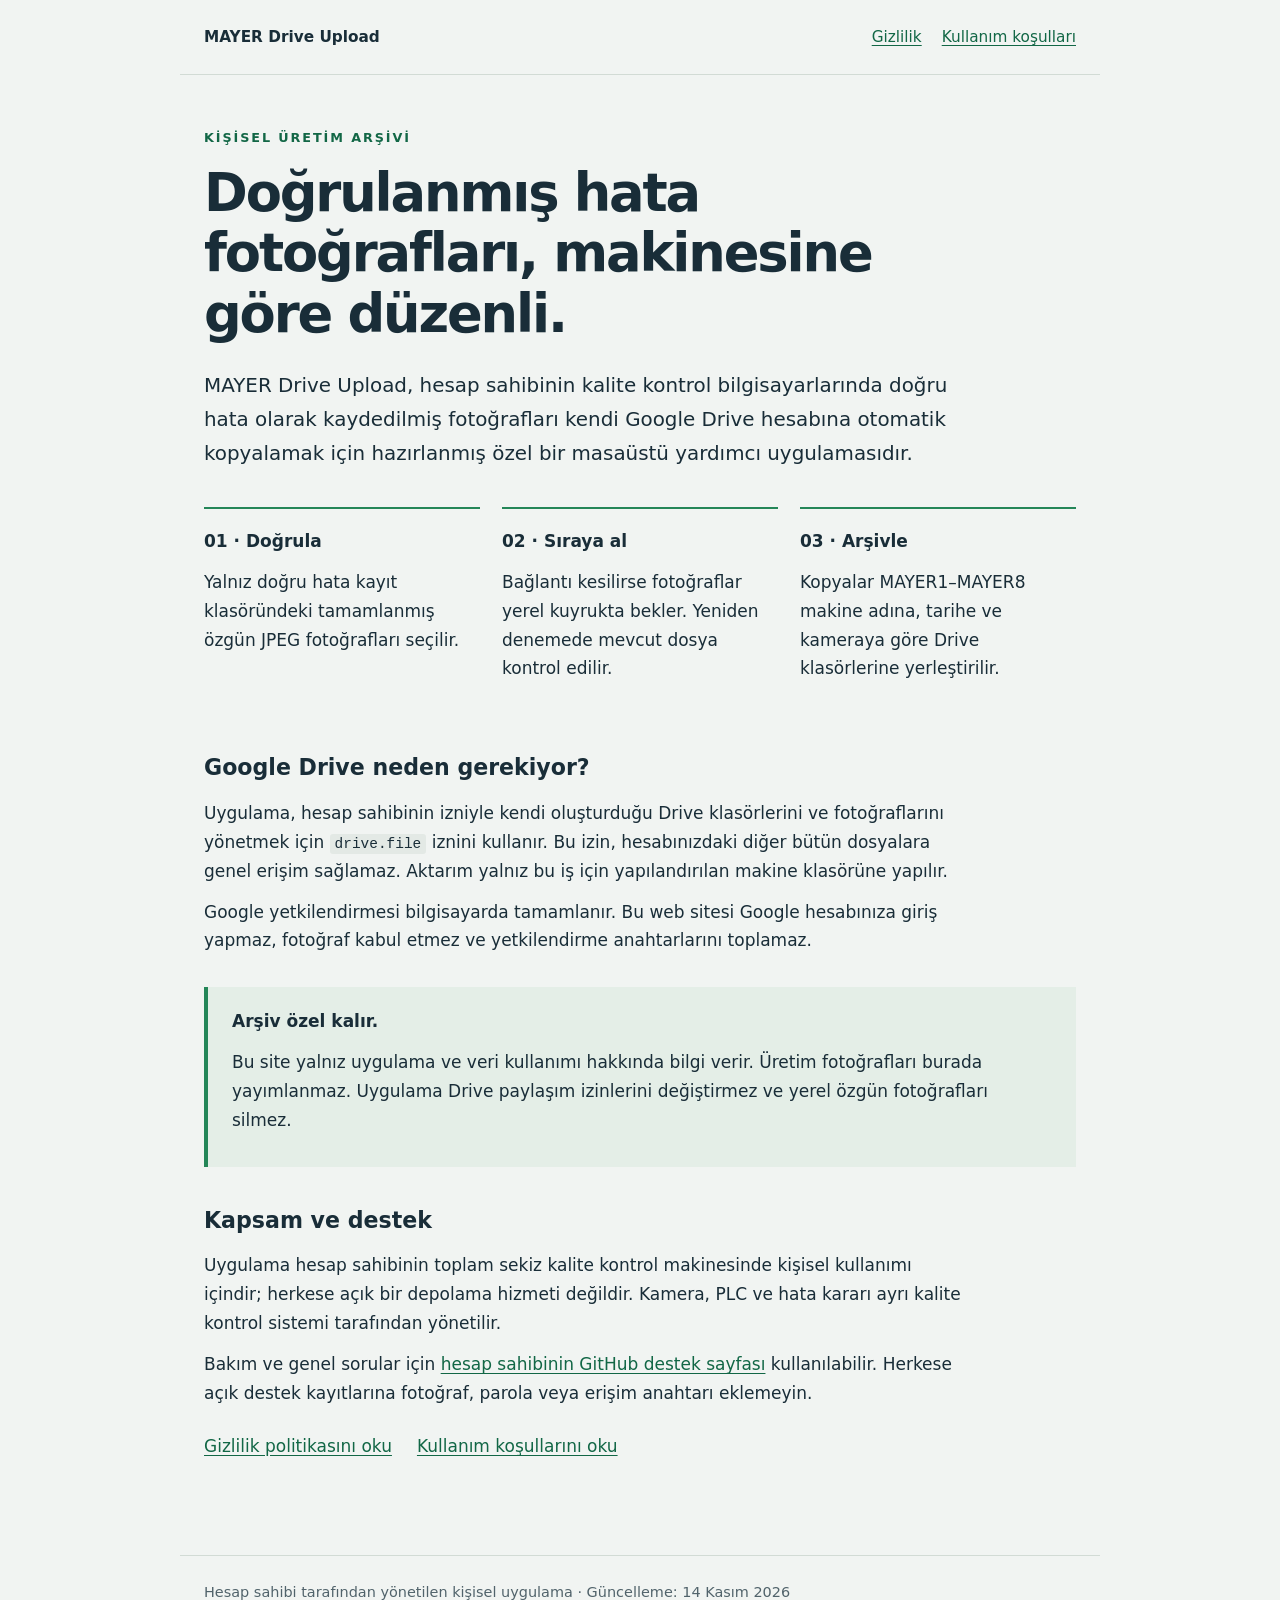
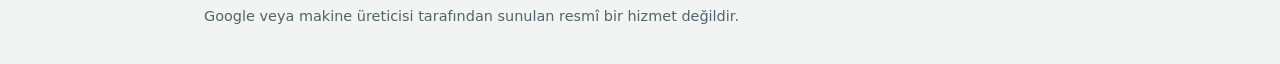
<file: index.html>
<!doctype html><html lang="tr"><head><meta name="google-site-verification" content="j4GCuBuvUQUml2iOpilp3wzrSAx8UYA9fZUh7zLgPVk"><meta charset="utf-8"><meta name="viewport" content="width=device-width, initial-scale=1"><title>MAYER Drive Upload — Doğrulanmış hata fotoğrafları</title><meta name="description" content="Mayer kalite kontrol bilgisayarlarındaki doğrulanmış hata fotoğraflarını hesap sahibinin özel Google Drive klasörlerine aktaran kişisel uygulama."><link rel="stylesheet" href="style.css"></head><body>
<header><a class="brand" href="./">MAYER Drive Upload</a><nav aria-label="Ana menü"><a href="privacy.html">Gizlilik</a><a href="terms.html">Kullanım koşulları</a></nav></header>
<main><div class="eyebrow">Kişisel üretim arşivi</div><h1>Doğrulanmış hata fotoğrafları, makinesine göre düzenli.</h1><p class="lead">MAYER Drive Upload, hesap sahibinin kalite kontrol bilgisayarlarında doğru hata olarak kaydedilmiş fotoğrafları kendi Google Drive hesabına otomatik kopyalamak için hazırlanmış özel bir masaüstü yardımcı uygulamasıdır.</p>
<div class="flow"><article><strong>01 · Doğrula</strong><p>Yalnız doğru hata kayıt klasöründeki tamamlanmış özgün JPEG fotoğrafları seçilir.</p></article><article><strong>02 · Sıraya al</strong><p>Bağlantı kesilirse fotoğraflar yerel kuyrukta bekler. Yeniden denemede mevcut dosya kontrol edilir.</p></article><article><strong>03 · Arşivle</strong><p>Kopyalar MAYER1–MAYER8 makine adına, tarihe ve kameraya göre Drive klasörlerine yerleştirilir.</p></article></div>
<section><h2>Google Drive neden gerekiyor?</h2><p>Uygulama, hesap sahibinin izniyle kendi oluşturduğu Drive klasörlerini ve fotoğraflarını yönetmek için <code>drive.file</code> iznini kullanır. Bu izin, hesabınızdaki diğer bütün dosyalara genel erişim sağlamaz. Aktarım yalnız bu iş için yapılandırılan makine klasörüne yapılır.</p><p>Google yetkilendirmesi bilgisayarda tamamlanır. Bu web sitesi Google hesabınıza giriş yapmaz, fotoğraf kabul etmez ve yetkilendirme anahtarlarını toplamaz.</p></section>
<div class="notice"><strong>Arşiv özel kalır.</strong><p>Bu site yalnız uygulama ve veri kullanımı hakkında bilgi verir. Üretim fotoğrafları burada yayımlanmaz. Uygulama Drive paylaşım izinlerini değiştirmez ve yerel özgün fotoğrafları silmez.</p></div>
<section><h2>Kapsam ve destek</h2><p>Uygulama hesap sahibinin toplam sekiz kalite kontrol makinesinde kişisel kullanımı içindir; herkese açık bir depolama hizmeti değildir. Kamera, PLC ve hata kararı ayrı kalite kontrol sistemi tarafından yönetilir.</p><p>Bakım ve genel sorular için <a href="https://github.com/Mkukur/mkukur.github.io/issues">hesap sahibinin GitHub destek sayfası</a> kullanılabilir. Herkese açık destek kayıtlarına fotoğraf, parola veya erişim anahtarı eklemeyin.</p></section>
<div class="links"><a href="privacy.html">Gizlilik politikasını oku</a><a href="terms.html">Kullanım koşullarını oku</a></div></main>
<footer>Hesap sahibi tarafından yönetilen kişisel uygulama · Güncelleme: 14 Kasım 2026<br>Google veya makine üreticisi tarafından sunulan resmî bir hizmet değildir.</footer></body></html>
</file>
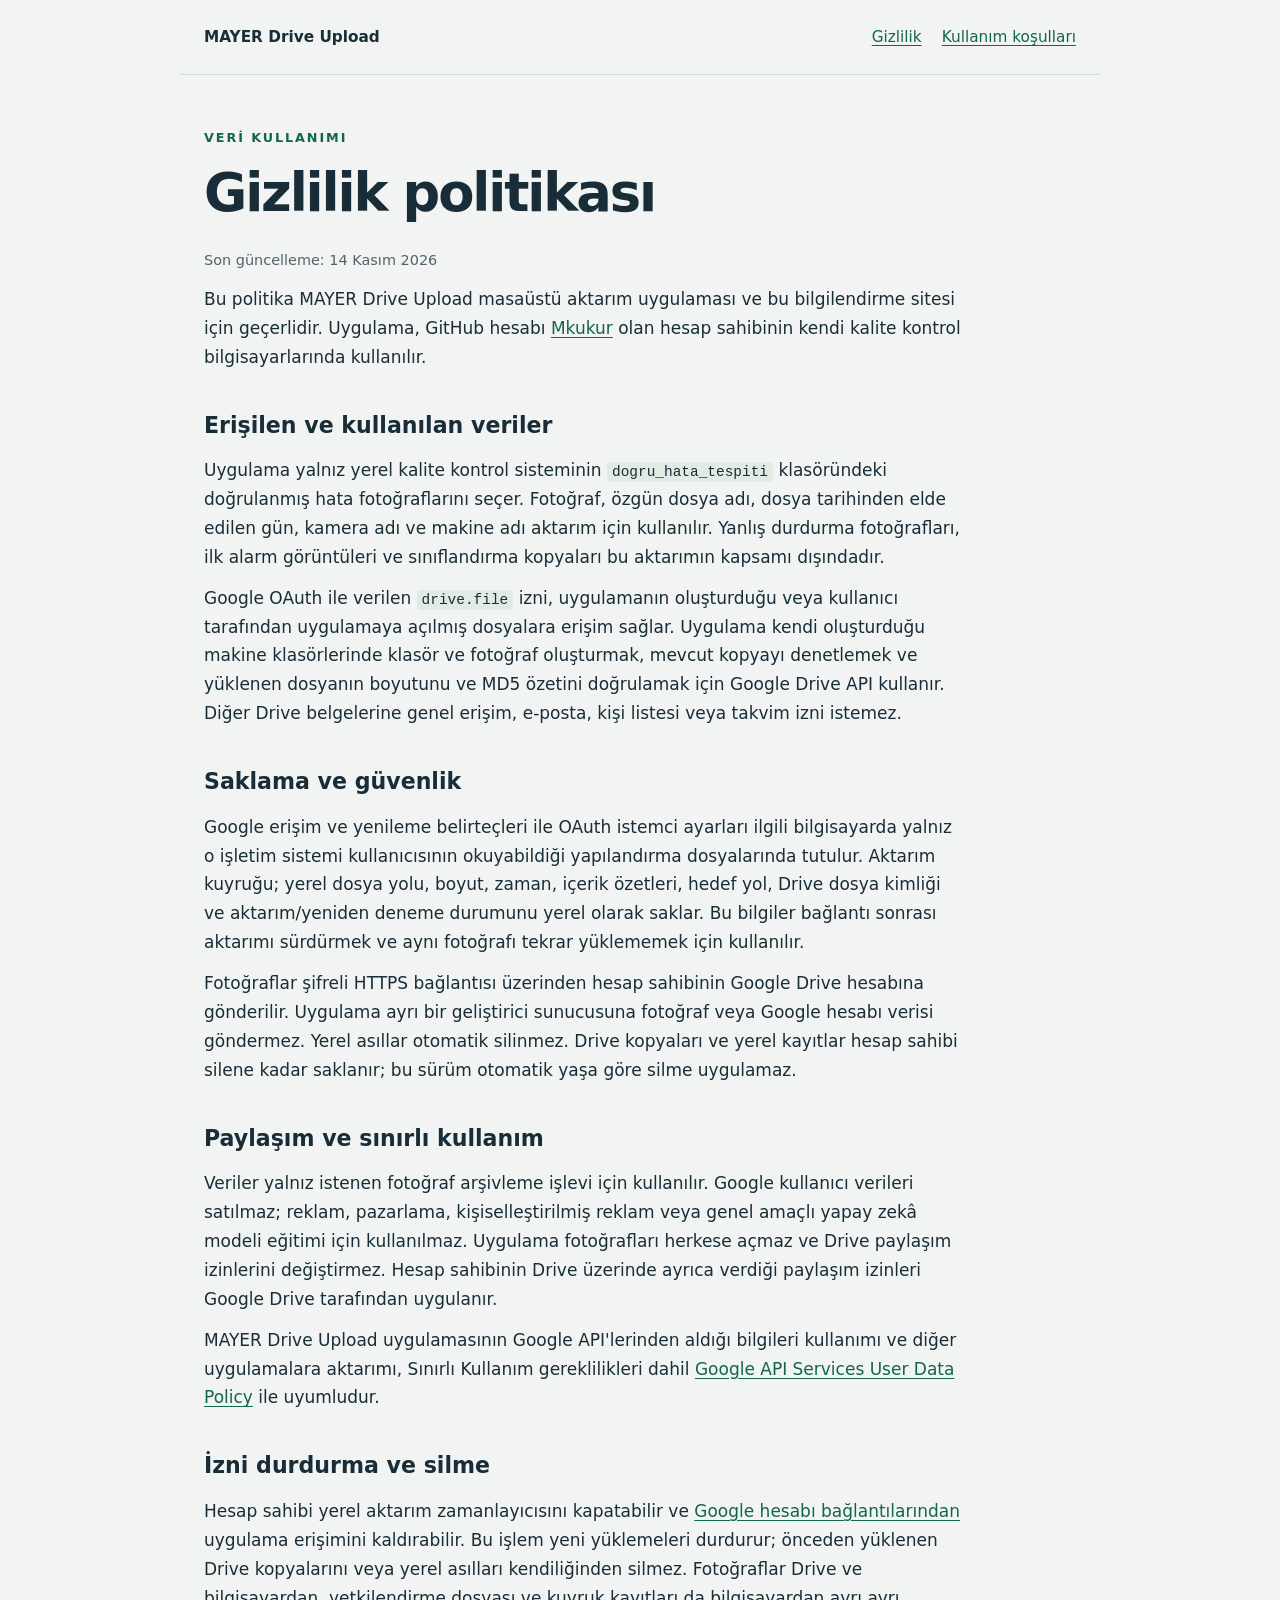
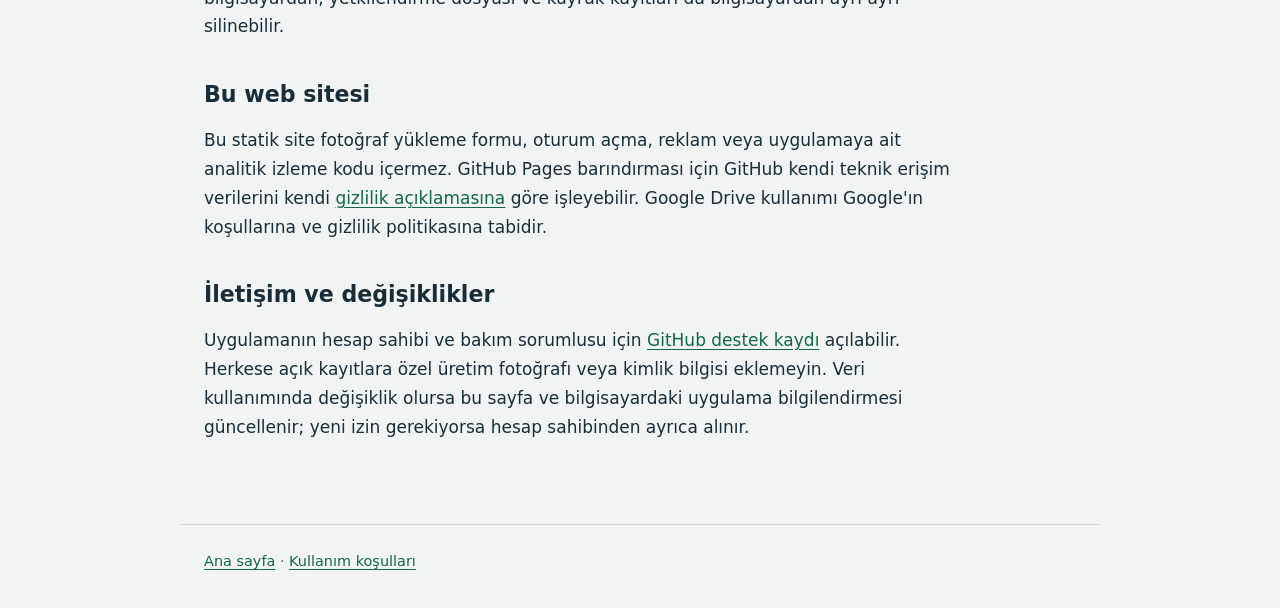
<file: privacy.html>
<!doctype html><html lang="tr"><head><meta charset="utf-8"><meta name="viewport" content="width=device-width, initial-scale=1"><title>Gizlilik Politikası — MAYER Drive Upload</title><link rel="stylesheet" href="style.css"></head><body>
<header><a class="brand" href="./">MAYER Drive Upload</a><nav aria-label="Ana menü"><a href="privacy.html" aria-current="page">Gizlilik</a><a href="terms.html">Kullanım koşulları</a></nav></header><main><div class="eyebrow">Veri kullanımı</div><h1>Gizlilik politikası</h1><p class="muted">Son güncelleme: 14 Kasım 2026</p><p>Bu politika MAYER Drive Upload masaüstü aktarım uygulaması ve bu bilgilendirme sitesi için geçerlidir. Uygulama, GitHub hesabı <a href="https://github.com/Mkukur">Mkukur</a> olan hesap sahibinin kendi kalite kontrol bilgisayarlarında kullanılır.</p>
<h2>Erişilen ve kullanılan veriler</h2><p>Uygulama yalnız yerel kalite kontrol sisteminin <code>dogru_hata_tespiti</code> klasöründeki doğrulanmış hata fotoğraflarını seçer. Fotoğraf, özgün dosya adı, dosya tarihinden elde edilen gün, kamera adı ve makine adı aktarım için kullanılır. Yanlış durdurma fotoğrafları, ilk alarm görüntüleri ve sınıflandırma kopyaları bu aktarımın kapsamı dışındadır.</p><p>Google OAuth ile verilen <code>drive.file</code> izni, uygulamanın oluşturduğu veya kullanıcı tarafından uygulamaya açılmış dosyalara erişim sağlar. Uygulama kendi oluşturduğu makine klasörlerinde klasör ve fotoğraf oluşturmak, mevcut kopyayı denetlemek ve yüklenen dosyanın boyutunu ve MD5 özetini doğrulamak için Google Drive API kullanır. Diğer Drive belgelerine genel erişim, e-posta, kişi listesi veya takvim izni istemez.</p>
<h2>Saklama ve güvenlik</h2><p>Google erişim ve yenileme belirteçleri ile OAuth istemci ayarları ilgili bilgisayarda yalnız o işletim sistemi kullanıcısının okuyabildiği yapılandırma dosyalarında tutulur. Aktarım kuyruğu; yerel dosya yolu, boyut, zaman, içerik özetleri, hedef yol, Drive dosya kimliği ve aktarım/yeniden deneme durumunu yerel olarak saklar. Bu bilgiler bağlantı sonrası aktarımı sürdürmek ve aynı fotoğrafı tekrar yüklememek için kullanılır.</p><p>Fotoğraflar şifreli HTTPS bağlantısı üzerinden hesap sahibinin Google Drive hesabına gönderilir. Uygulama ayrı bir geliştirici sunucusuna fotoğraf veya Google hesabı verisi göndermez. Yerel asıllar otomatik silinmez. Drive kopyaları ve yerel kayıtlar hesap sahibi silene kadar saklanır; bu sürüm otomatik yaşa göre silme uygulamaz.</p>
<h2>Paylaşım ve sınırlı kullanım</h2><p>Veriler yalnız istenen fotoğraf arşivleme işlevi için kullanılır. Google kullanıcı verileri satılmaz; reklam, pazarlama, kişiselleştirilmiş reklam veya genel amaçlı yapay zekâ modeli eğitimi için kullanılmaz. Uygulama fotoğrafları herkese açmaz ve Drive paylaşım izinlerini değiştirmez. Hesap sahibinin Drive üzerinde ayrıca verdiği paylaşım izinleri Google Drive tarafından uygulanır.</p><p>MAYER Drive Upload uygulamasının Google API'lerinden aldığı bilgileri kullanımı ve diğer uygulamalara aktarımı, Sınırlı Kullanım gereklilikleri dahil <a href="https://developers.google.com/terms/api-services-user-data-policy">Google API Services User Data Policy</a> ile uyumludur.</p>
<h2>İzni durdurma ve silme</h2><p>Hesap sahibi yerel aktarım zamanlayıcısını kapatabilir ve <a href="https://myaccount.google.com/connections">Google hesabı bağlantılarından</a> uygulama erişimini kaldırabilir. Bu işlem yeni yüklemeleri durdurur; önceden yüklenen Drive kopyalarını veya yerel asılları kendiliğinden silmez. Fotoğraflar Drive ve bilgisayardan, yetkilendirme dosyası ve kuyruk kayıtları da bilgisayardan ayrı ayrı silinebilir.</p>
<h2>Bu web sitesi</h2><p>Bu statik site fotoğraf yükleme formu, oturum açma, reklam veya uygulamaya ait analitik izleme kodu içermez. GitHub Pages barındırması için GitHub kendi teknik erişim verilerini kendi <a href="https://docs.github.com/en/site-policy/privacy-policies/github-general-privacy-statement">gizlilik açıklamasına</a> göre işleyebilir. Google Drive kullanımı Google'ın koşullarına ve gizlilik politikasına tabidir.</p>
<h2>İletişim ve değişiklikler</h2><p>Uygulamanın hesap sahibi ve bakım sorumlusu için <a href="https://github.com/Mkukur/mkukur.github.io/issues">GitHub destek kaydı</a> açılabilir. Herkese açık kayıtlara özel üretim fotoğrafı veya kimlik bilgisi eklemeyin. Veri kullanımında değişiklik olursa bu sayfa ve bilgisayardaki uygulama bilgilendirmesi güncellenir; yeni izin gerekiyorsa hesap sahibinden ayrıca alınır.</p></main><footer><a href="./">Ana sayfa</a> · <a href="terms.html">Kullanım koşulları</a></footer></body></html>
</file>
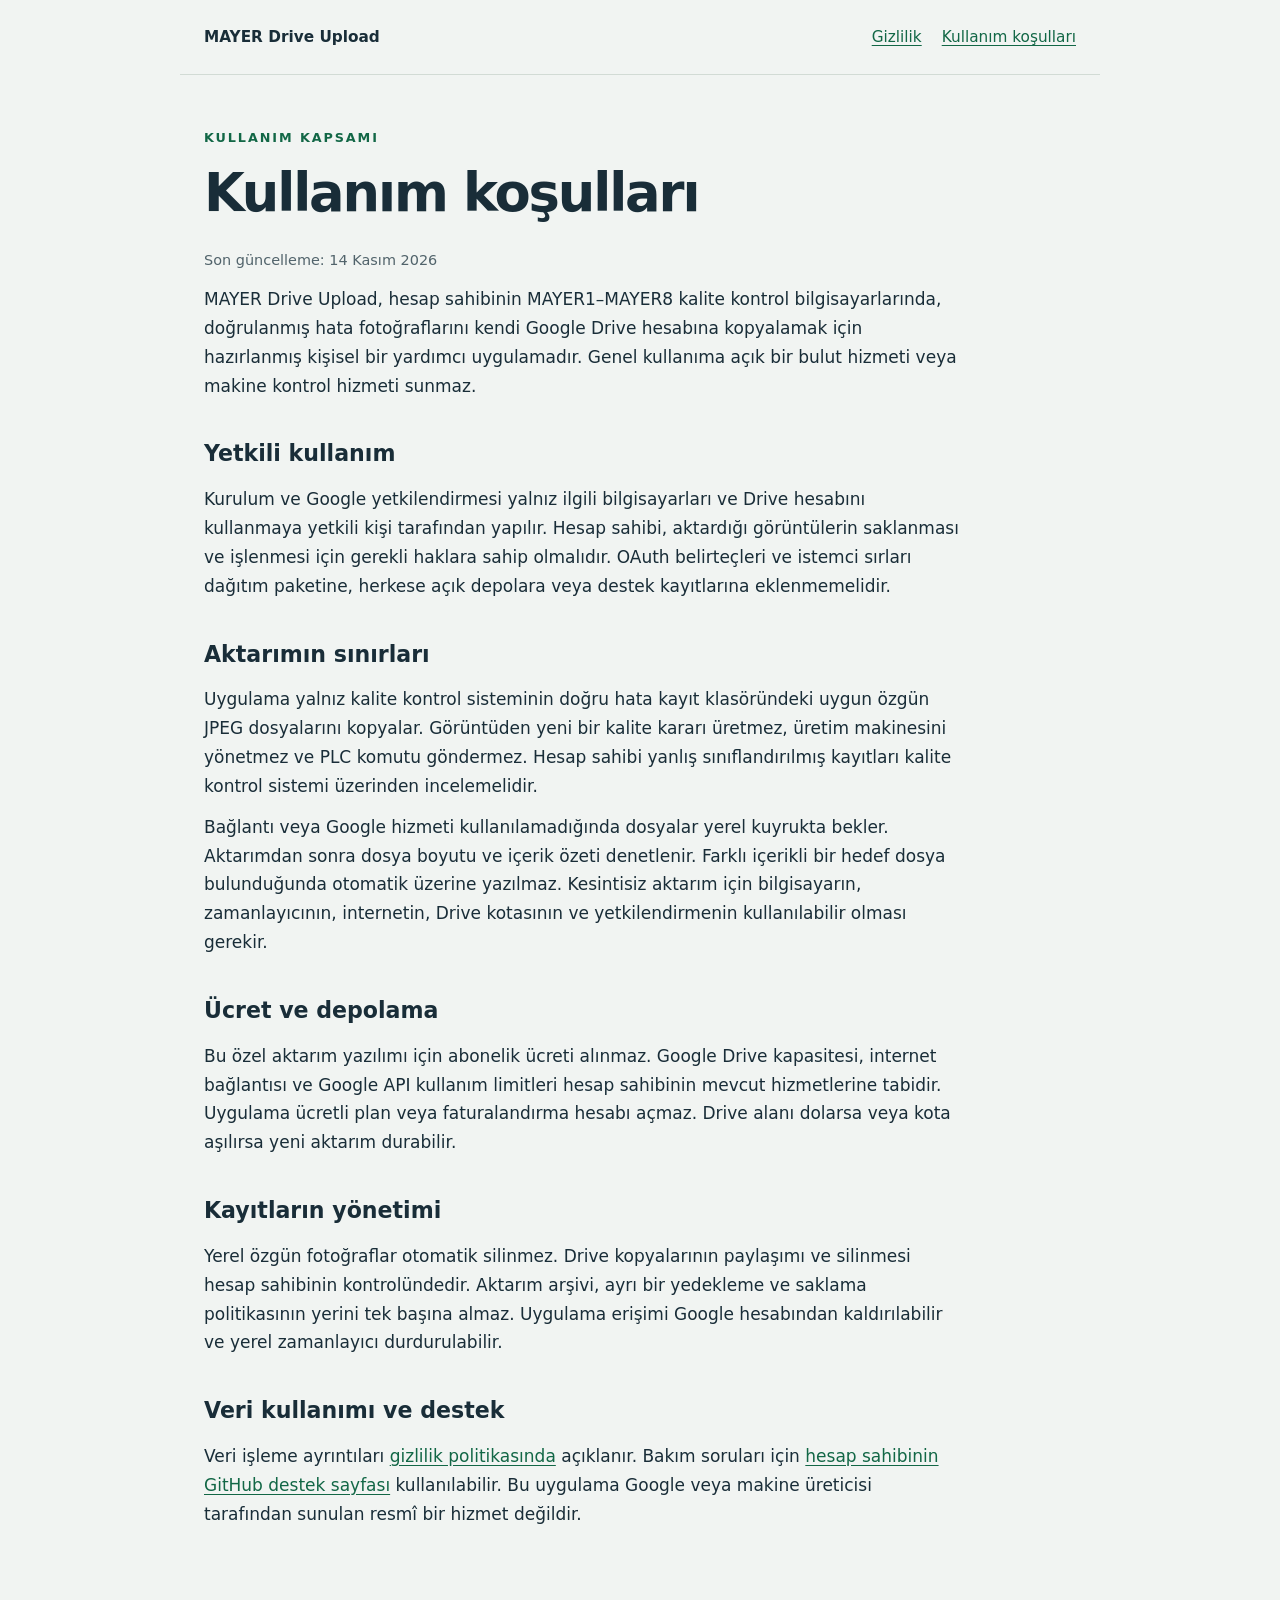
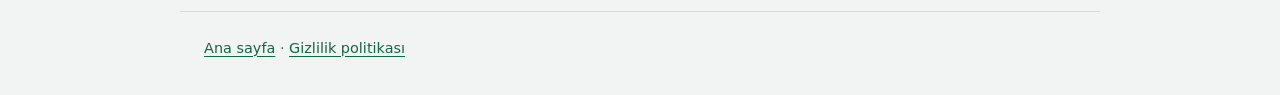
<file: terms.html>
<!doctype html><html lang="tr"><head><meta charset="utf-8"><meta name="viewport" content="width=device-width, initial-scale=1"><title>Kullanım Koşulları — MAYER Drive Upload</title><link rel="stylesheet" href="style.css"></head><body>
<header><a class="brand" href="./">MAYER Drive Upload</a><nav aria-label="Ana menü"><a href="privacy.html">Gizlilik</a><a href="terms.html" aria-current="page">Kullanım koşulları</a></nav></header><main><div class="eyebrow">Kullanım kapsamı</div><h1>Kullanım koşulları</h1><p class="muted">Son güncelleme: 14 Kasım 2026</p><p>MAYER Drive Upload, hesap sahibinin MAYER1–MAYER8 kalite kontrol bilgisayarlarında, doğrulanmış hata fotoğraflarını kendi Google Drive hesabına kopyalamak için hazırlanmış kişisel bir yardımcı uygulamadır. Genel kullanıma açık bir bulut hizmeti veya makine kontrol hizmeti sunmaz.</p>
<h2>Yetkili kullanım</h2><p>Kurulum ve Google yetkilendirmesi yalnız ilgili bilgisayarları ve Drive hesabını kullanmaya yetkili kişi tarafından yapılır. Hesap sahibi, aktardığı görüntülerin saklanması ve işlenmesi için gerekli haklara sahip olmalıdır. OAuth belirteçleri ve istemci sırları dağıtım paketine, herkese açık depolara veya destek kayıtlarına eklenmemelidir.</p>
<h2>Aktarımın sınırları</h2><p>Uygulama yalnız kalite kontrol sisteminin doğru hata kayıt klasöründeki uygun özgün JPEG dosyalarını kopyalar. Görüntüden yeni bir kalite kararı üretmez, üretim makinesini yönetmez ve PLC komutu göndermez. Hesap sahibi yanlış sınıflandırılmış kayıtları kalite kontrol sistemi üzerinden incelemelidir.</p><p>Bağlantı veya Google hizmeti kullanılamadığında dosyalar yerel kuyrukta bekler. Aktarımdan sonra dosya boyutu ve içerik özeti denetlenir. Farklı içerikli bir hedef dosya bulunduğunda otomatik üzerine yazılmaz. Kesintisiz aktarım için bilgisayarın, zamanlayıcının, internetin, Drive kotasının ve yetkilendirmenin kullanılabilir olması gerekir.</p>
<h2>Ücret ve depolama</h2><p>Bu özel aktarım yazılımı için abonelik ücreti alınmaz. Google Drive kapasitesi, internet bağlantısı ve Google API kullanım limitleri hesap sahibinin mevcut hizmetlerine tabidir. Uygulama ücretli plan veya faturalandırma hesabı açmaz. Drive alanı dolarsa veya kota aşılırsa yeni aktarım durabilir.</p>
<h2>Kayıtların yönetimi</h2><p>Yerel özgün fotoğraflar otomatik silinmez. Drive kopyalarının paylaşımı ve silinmesi hesap sahibinin kontrolündedir. Aktarım arşivi, ayrı bir yedekleme ve saklama politikasının yerini tek başına almaz. Uygulama erişimi Google hesabından kaldırılabilir ve yerel zamanlayıcı durdurulabilir.</p>
<h2>Veri kullanımı ve destek</h2><p>Veri işleme ayrıntıları <a href="privacy.html">gizlilik politikasında</a> açıklanır. Bakım soruları için <a href="https://github.com/Mkukur/mkukur.github.io/issues">hesap sahibinin GitHub destek sayfası</a> kullanılabilir. Bu uygulama Google veya makine üreticisi tarafından sunulan resmî bir hizmet değildir.</p></main><footer><a href="./">Ana sayfa</a> · <a href="privacy.html">Gizlilik politikası</a></footer></body></html>
</file>
<file: style.css>
:root{font-family:system-ui,-apple-system,BlinkMacSystemFont,"Segoe UI",sans-serif;color:#192d38;background:#f1f4f2;line-height:1.7;font-size:17px}*{box-sizing:border-box}body{margin:0}a{color:#126746;text-underline-offset:3px}header,main,footer{max-width:920px;margin:auto;padding:24px}header{display:flex;gap:25px;justify-content:space-between;align-items:center;border-bottom:1px solid #d2dbd5}header a{font-size:.9rem}header .brand{font-weight:750;text-decoration:none;color:#192d38}nav{display:flex;gap:20px;flex-wrap:wrap}main{padding-top:52px;padding-bottom:70px}h1{font-size:clamp(2rem,5vw,3.1rem);line-height:1.15;letter-spacing:-.04em;max-width:760px;margin:14px 0 25px}h2{font-size:1.3rem;margin:35px 0 10px}p{margin:12px 0;max-width:760px}.eyebrow{font-size:.75rem;font-weight:750;letter-spacing:.15em;color:#126746;text-transform:uppercase}.lead{font-size:1.17rem}.notice{border-left:4px solid #248658;background:#e4eee7;padding:20px 24px;margin:32px 0}.flow{display:grid;grid-template-columns:repeat(3,1fr);gap:22px;margin:36px 0}.flow article{border-top:2px solid #248658;padding:18px 0}.flow strong{display:block}.muted,footer{color:#51636b;font-size:.85rem}footer{border-top:1px solid #d2dbd5;padding-bottom:35px}li{margin:8px 0}code{font-size:.85em;background:#e3e9e5;padding:2px 5px;border-radius:3px}.links{display:flex;gap:25px;flex-wrap:wrap;margin:24px 0}@media(max-width:650px){header{align-items:flex-start;flex-direction:column;gap:12px}.flow{grid-template-columns:1fr;gap:6px}main{padding-top:32px}}
</file>
